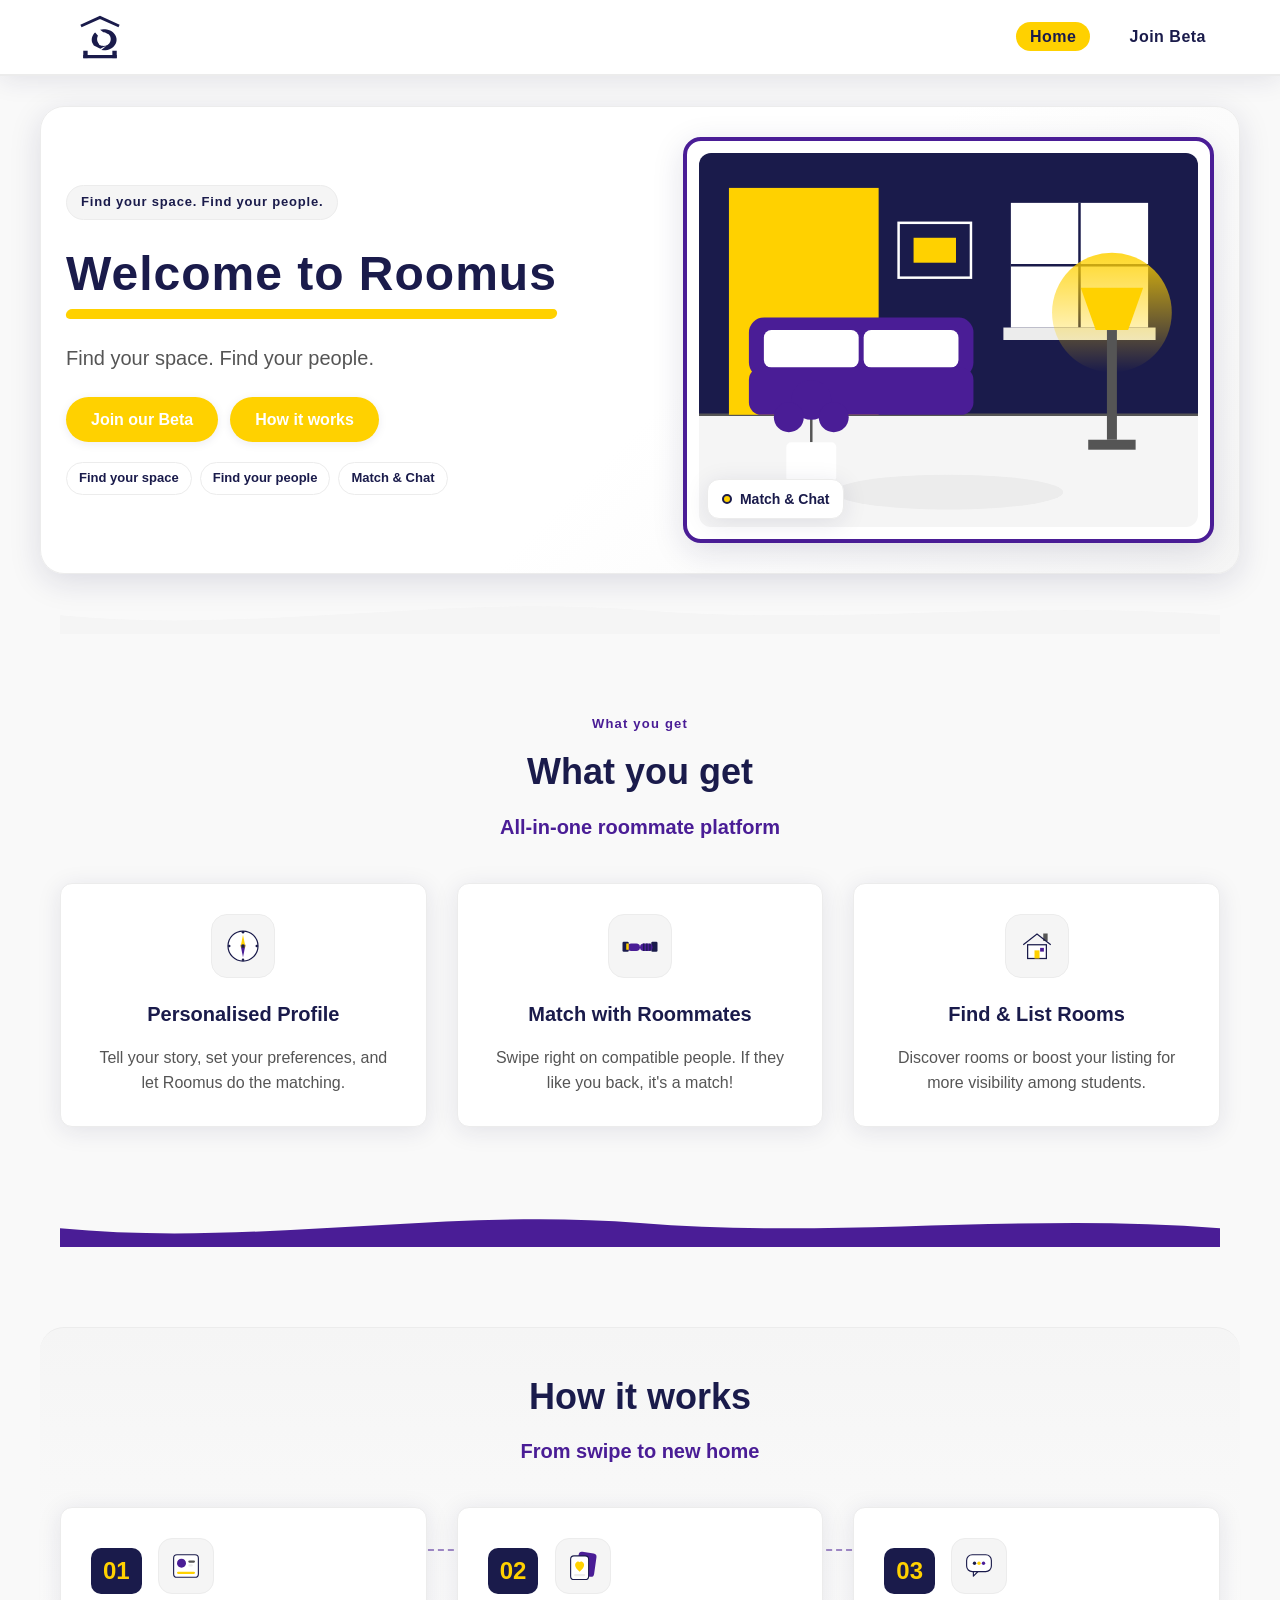
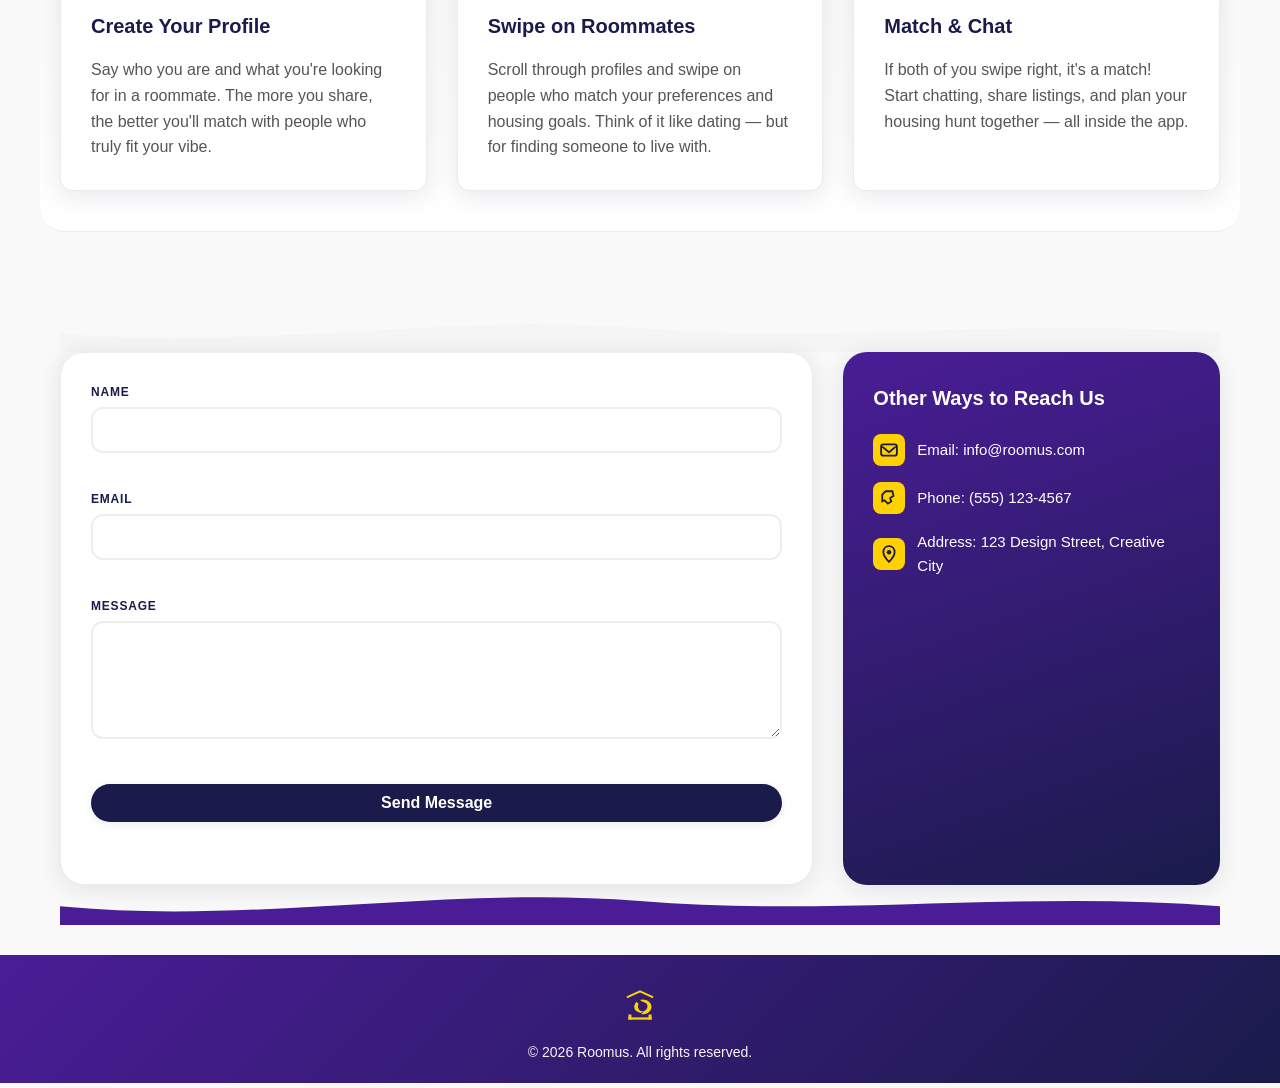
<file: index.html>
<!DOCTYPE html>
<html lang="en">
<head>
    <meta charset="UTF-8">
    <meta name="viewport" content="width=device-width, initial-scale=1.0">
    <title>Roomus | Home</title>
    <link rel="stylesheet" href="css/universal.css">
    <link rel="stylesheet" href="css/style.css">
    <link rel="icon" href="assets/favicon.svg" type="image/svg+xml">
</head>
<body>
    <header>
        <nav>
            <a href="index.html" class="logo">
<svg xmlns="http://www.w3.org/2000/svg" viewBox="0 0 64 64" data-roomus="mark" role="img">
  <title>Roomus mark</title>
  <path d="M8.56 18.56 L32 7.85 L55.44 18.56" fill="none" stroke="currentColor" stroke-width="3.5" stroke-linecap="butt" stroke-linejoin="miter"/>
  <path fill="currentColor" d="M32.12 23.11 L34.18 22.64 L36.3 22.42 L38.43 22.45 L40.54 22.73 L42.58 23.26 L44.52 24.03 L46.31 25.02 L47.92 26.21 L49.32 27.58 L50.48 29.1 L51.38 30.74 L52.01 32.48 L52.34 34.27 L52.38 36.08 L52.12 37.88 L51.57 39.63 L50.73 41.3 L49.63 42.86 L48.29 44.27 L46.73 45.5 L44.98 46.54 L43.08 47.37 L41.06 47.96 L38.96 48.3 L36.83 48.4 L33.6 48.0 L39.6 43.2 L35.2 44.8 L32.48 46.4 L24.4 42.4 L22.47 39.2 L21.99 37.43 L21.8 35.63 L21.91 33.82 L22.32 32.04 L23.02 30.32 L23.99 28.7 L25.21 27.22 L26.09 26.37 L29.53 30.4 L29.01 31.45 L28.65 32.57 L28.45 33.72 L28.41 34.89 L28.53 36.06 L28.81 37.2 L29.25 38.28 L29.84 39.3 L30.56 40.22 L30.83 41.03 L31.26 41.72 L32.35 42.27 L33.78 42.67 L35.28 42.92 L36.8 43.0 L37.97 42.92 L39.12 42.67 L40.22 42.27 L41.25 41.72 L42.2 41.03 L43.04 40.22 L43.76 39.3 L44.35 38.28 L44.79 37.2 L45.07 36.06 L45.19 34.89 L45.15 33.72 L44.95 32.57 L44.59 31.45 L44.07 30.4 L43.42 29.43 L42.64 28.56 L40.36 27.8 L39.64 27.18 L38.87 26.71 L38.06 26.38 L37.22 26.22 L36.21 26.22 L36.07 26.23 Z"/>
  <path fill="currentColor" d="M11.4 54 L52.6 54 L52.6 58 L11.4 58 Z"/>
  <path fill="currentColor" d="M11.4 48.9 L16.8 48.9 L16.8 58 L11.4 58 Z"/>
  <path fill="currentColor" d="M47.2 48.9 L52.6 48.9 L52.6 58 L47.2 58 Z"/>
</svg><img src="assets/roomus-logo-small.png" alt="Roomus Logo" class="logo-fallback" onerror="this.remove()">
            </a>
            <ul>
                <li><a href="index.html" class="active">Home</a></li>
                <li><a href="pages/joinbeta.html">Join Beta</a></li>
            </ul>
        </nav>
    </header>
    <main>
        <section class="hero">
            <div class="hero-content" data-reveal>
                <p class="hero-eyebrow">Find your space. Find your people.</p>
                <h1>Welcome to Roomus</h1>
                <p class="hero-sub">Find your space. Find your people.</p>
                <div class="hero-ctas">
                    <a href="pages/joinbeta.html" class="cta-btn cta-primary">Join our Beta</a>
                    <a href="#how" class="cta-btn cta-ghost">How it works</a>
                </div>
                <ul class="hero-chips">
                    <li>Find your space</li>
                    <li>Find your people</li>
                    <li>Match &amp; Chat</li>
                </ul>
            </div>
            <figure class="hero-frame" data-reveal>
                <img src="assets/hero-room.svg" alt="" aria-hidden="true">
                <figcaption class="match-card"><span class="match-dot"></span>Match &amp; Chat</figcaption>
            </figure>
        </section>

        <!-- divider:hero-features -->
        <div class="band-divider" aria-hidden="true"><svg viewBox="0 0 1440 60" preserveAspectRatio="none" aria-hidden="true"><path class="wave-fill-alt" d="M0,32 C240,60 480,0 720,24 C960,48 1200,8 1440,32 L1440,60 L0,60 Z"/></svg></div>

        <section class="features-section">
            <p class="section-eyebrow">What you get</p>
            <h2>What you get</h2>
            <h3>All-in-one roommate platform</h3>
            <div class="features-grid">
                <div class="feature-card is-delay-1" data-reveal>
                    <span class="feature-icon" aria-hidden="true"><svg xmlns="http://www.w3.org/2000/svg" viewBox="0 0 64 64" aria-hidden="true">
  <circle cx="32" cy="32" r="24" fill="#ffffff" stroke="#1a1b4b" stroke-width="2"/>
  <circle cx="32" cy="10" r="2" fill="#1a1b4b"/>
  <circle cx="54" cy="32" r="2" fill="#1a1b4b"/>
  <circle cx="32" cy="54" r="2" fill="#1a1b4b"/>
  <circle cx="10" cy="32" r="2" fill="#1a1b4b"/>
  <polygon points="32,50 36,30 28,30" fill="#4a1d96"/>
  <polygon points="32,14 36,34 28,34" fill="#ffd100"/>
  <circle cx="32" cy="32" r="3" fill="#1a1b4b"/>
</svg></span>
                    <h4>Personalised Profile</h4>
                    <p>Tell your story, set your preferences, and let Roomus do the matching.</p>
                </div>
                <div class="feature-card is-delay-2" data-reveal>
                    <span class="feature-icon" aria-hidden="true"><svg xmlns="http://www.w3.org/2000/svg" viewBox="0 0 64 64" aria-hidden="true">
  <rect x="4" y="25" width="10" height="16" rx="2" fill="#1a1b4b"/>
  <rect x="50" y="25" width="10" height="16" rx="2" fill="#1a1b4b"/>
  <rect x="12" y="28" width="20" height="12" rx="6" fill="#4a1d96"/>
  <rect x="32" y="28" width="20" height="12" rx="6" fill="#4a1d96"/>
  <rect x="10" y="28" width="4" height="10" fill="#ffd100"/>
  <line x1="38" y1="28" x2="38" y2="40" stroke="#1a1b4b" stroke-width="2"/>
  <line x1="43" y1="28" x2="43" y2="40" stroke="#1a1b4b" stroke-width="2"/>
  <line x1="48" y1="28" x2="48" y2="40" stroke="#1a1b4b" stroke-width="2"/>
</svg></span>
                    <h4>Match with Roommates</h4>
                    <p>Swipe right on compatible people. If they like you back, it's a match!</p>
                </div>
                <div class="feature-card is-delay-3" data-reveal>
                    <span class="feature-icon" aria-hidden="true"><svg xmlns="http://www.w3.org/2000/svg" viewBox="0 0 64 64" aria-hidden="true">
  <rect x="42" y="12" width="7" height="12" fill="#555555"/>
  <path d="M10 30 L32 13 L54 30" fill="none" stroke="#1a1b4b" stroke-width="2"/>
  <rect x="17" y="30" width="30" height="22" fill="#ffffff" stroke="#1a1b4b" stroke-width="2"/>
  <rect x="28" y="39" width="8" height="13" fill="#ffd100"/>
  <rect x="37" y="35" width="6" height="6" fill="#4a1d96"/>
</svg></span>
                    <h4>Find &amp; List Rooms</h4>
                    <p>Discover rooms or boost your listing for more visibility among students.</p>
                </div>
            </div>
        </section>

        <!-- divider:features-how -->
        <div class="band-divider" aria-hidden="true"><svg viewBox="0 0 1440 60" preserveAspectRatio="none" aria-hidden="true"><path class="wave-fill" d="M0,32 C240,60 480,0 720,24 C960,48 1200,8 1440,32 L1440,60 L0,60 Z"/></svg></div>

        <section class="how-it-works" id="how">
            <h2>How it works</h2>
            <h3>From swipe to new home</h3>
            <div class="steps-grid connector">
                <div class="step-card" data-reveal>
                    <div class="step-number">01</div>
                    <span class="step-icon" aria-hidden="true"><svg xmlns="http://www.w3.org/2000/svg" viewBox="0 0 64 64" aria-hidden="true">
  <rect x="10" y="12" width="44" height="40" rx="6" fill="#ffffff" stroke="#1a1b4b" stroke-width="2"/>
  <circle cx="24" cy="27" r="8" fill="#4a1d96"/>
  <rect x="36" y="22" width="12" height="4" rx="2" fill="#555555"/>
  <rect x="36" y="29" width="8" height="4" rx="2" fill="#ececec"/>
  <rect x="16" y="42" width="32" height="4" rx="2" fill="#ffd100"/>
</svg></span>
                    <h4>Create Your Profile</h4>
                    <p>Say who you are and what you're looking for in a roommate. The more you share, the better you'll match with people who truly fit your vibe.</p>
                </div>
                <div class="step-card" data-reveal>
                    <div class="step-number">02</div>
                    <span class="step-icon" aria-hidden="true"><svg xmlns="http://www.w3.org/2000/svg" viewBox="0 0 64 64" aria-hidden="true">
  <rect x="22" y="8" width="32" height="42" rx="6" fill="#4a1d96" transform="rotate(8 38 29)"/>
  <rect x="10" y="14" width="32" height="42" rx="6" fill="#ffffff" stroke="#1a1b4b" stroke-width="2"/>
  <path d="M26 42 C17 35 16 28 21 25 C24 23 27 25 26 28 C25 25 28 23 31 25 C36 28 35 35 26 42 Z" fill="#ffd100"/>
  <rect x="16" y="46" width="20" height="4" rx="2" fill="#ececec"/>
</svg></span>
                    <h4>Swipe on Roommates</h4>
                    <p>Scroll through profiles and swipe on people who match your preferences and housing goals. Think of it like dating — but for finding someone to live with.</p>
                </div>
                <div class="step-card" data-reveal>
                    <div class="step-number">03</div>
                    <span class="step-icon" aria-hidden="true"><svg xmlns="http://www.w3.org/2000/svg" viewBox="0 0 64 64" aria-hidden="true">
  <polygon points="22,40 22,50 32,40" fill="#ffffff" stroke="#1a1b4b" stroke-width="2" stroke-linejoin="round"/>
  <rect x="10" y="12" width="44" height="30" rx="10" fill="#ffffff" stroke="#1a1b4b" stroke-width="2"/>
  <circle cx="24" cy="27" r="3" fill="#1a1b4b"/>
  <circle cx="32" cy="27" r="3" fill="#ffd100"/>
  <circle cx="40" cy="27" r="3" fill="#4a1d96"/>
</svg></span>
                    <h4>Match &amp; Chat</h4>
                    <p>If both of you swipe right, it's a match! Start chatting, share listings, and plan your housing hunt together — all inside the app.</p>
                </div>
            </div>
        </section>

        <!-- divider:how-contact -->
        <div class="band-divider" aria-hidden="true"><svg viewBox="0 0 1440 60" preserveAspectRatio="none" aria-hidden="true"><path class="wave-fill-alt" d="M0,32 C240,60 480,0 720,24 C960,48 1200,8 1440,32 L1440,60 L0,60 Z"/></svg></div>

        <section class="contact-content">
            <div class="contact-form" data-reveal>
                <form id="contact-form">
                    <div class="form-group">
                        <label for="name">Name</label>
                        <input type="text" id="name" name="name" required>
                        <span class="field-hint"></span>
                    </div>
                    <div class="form-group">
                        <label for="email-contact">Email</label>
                        <input type="email" id="email-contact" name="email" required>
                        <span class="field-hint"></span>
                    </div>
                    <div class="form-group">
                        <label for="message">Message</label>
                        <textarea id="message" name="message" rows="5" required></textarea>
                        <span class="field-hint"></span>
                    </div>
                    <button type="submit" class="cta-btn">Send Message</button>
                    <span class="form-note"></span>
                </form>
            </div>
            <div class="contact-info" data-reveal>
                <h3>Other Ways to Reach Us</h3>
                <p class="info-row"><span class="info-glyph" aria-hidden="true"><svg viewBox="0 0 16 16" aria-hidden="true"><rect x="1" y="3" width="14" height="10" rx="2" fill="none" stroke="currentColor" stroke-width="1.6"/><path d="M2 5 L8 10 L14 5" fill="none" stroke="currentColor" stroke-width="1.6"/></svg></span>Email: info@roomus.com</p>
                <p class="info-row"><span class="info-glyph" aria-hidden="true"><svg viewBox="0 0 16 16" aria-hidden="true"><path d="M5 2 L11 2 L12 6 L9 8 L10 11 L7 13 L4 10 L2 11 L2 5 Z" fill="none" stroke="currentColor" stroke-width="1.6"/></svg></span>Phone: (555) 123-4567</p>
                <p class="info-row"><span class="info-glyph" aria-hidden="true"><svg viewBox="0 0 16 16" aria-hidden="true"><path d="M8 1 C5 1 3 3.5 3 6.5 C3 10 8 15 8 15 C8 15 13 10 13 6.5 C13 3.5 11 1 8 1 Z" fill="none" stroke="currentColor" stroke-width="1.6"/><circle cx="8" cy="6.5" r="2" fill="currentColor"/></svg></span>Address: 123 Design Street, Creative City</p>
            </div>
        </section>

        <!-- divider:contact-footer -->
        <div class="band-divider" aria-hidden="true"><svg viewBox="0 0 1440 60" preserveAspectRatio="none" aria-hidden="true"><path class="wave-fill" d="M0,32 C240,60 480,0 720,24 C960,48 1200,8 1440,32 L1440,60 L0,60 Z"/></svg></div>
    </main>
    <footer data-reveal>
        <span class="footer-mark"><svg xmlns="http://www.w3.org/2000/svg" viewBox="0 0 64 64" data-roomus="mark" role="img">
  <title>Roomus mark</title>
  <path d="M8.56 18.56 L32 7.85 L55.44 18.56" fill="none" stroke="currentColor" stroke-width="3.5" stroke-linecap="butt" stroke-linejoin="miter"/>
  <path fill="currentColor" d="M32.12 23.11 L34.18 22.64 L36.3 22.42 L38.43 22.45 L40.54 22.73 L42.58 23.26 L44.52 24.03 L46.31 25.02 L47.92 26.21 L49.32 27.58 L50.48 29.1 L51.38 30.74 L52.01 32.48 L52.34 34.27 L52.38 36.08 L52.12 37.88 L51.57 39.63 L50.73 41.3 L49.63 42.86 L48.29 44.27 L46.73 45.5 L44.98 46.54 L43.08 47.37 L41.06 47.96 L38.96 48.3 L36.83 48.4 L33.6 48.0 L39.6 43.2 L35.2 44.8 L32.48 46.4 L24.4 42.4 L22.47 39.2 L21.99 37.43 L21.8 35.63 L21.91 33.82 L22.32 32.04 L23.02 30.32 L23.99 28.7 L25.21 27.22 L26.09 26.37 L29.53 30.4 L29.01 31.45 L28.65 32.57 L28.45 33.72 L28.41 34.89 L28.53 36.06 L28.81 37.2 L29.25 38.28 L29.84 39.3 L30.56 40.22 L30.83 41.03 L31.26 41.72 L32.35 42.27 L33.78 42.67 L35.28 42.92 L36.8 43.0 L37.97 42.92 L39.12 42.67 L40.22 42.27 L41.25 41.72 L42.2 41.03 L43.04 40.22 L43.76 39.3 L44.35 38.28 L44.79 37.2 L45.07 36.06 L45.19 34.89 L45.15 33.72 L44.95 32.57 L44.59 31.45 L44.07 30.4 L43.42 29.43 L42.64 28.56 L40.36 27.8 L39.64 27.18 L38.87 26.71 L38.06 26.38 L37.22 26.22 L36.21 26.22 L36.07 26.23 Z"/>
  <path fill="currentColor" d="M11.4 54 L52.6 54 L52.6 58 L11.4 58 Z"/>
  <path fill="currentColor" d="M11.4 48.9 L16.8 48.9 L16.8 58 L11.4 58 Z"/>
  <path fill="currentColor" d="M47.2 48.9 L52.6 48.9 L52.6 58 L47.2 58 Z"/>
</svg></span><img src="assets/roomus-logo-small.png" alt="Roomus Logo" class="logo-fallback" onerror="this.remove()">
        <p>&copy; <span id="year">2025</span> Roomus. All rights reserved.</p>
    </footer>
    <script src="js/universal.js" defer></script>
    <script src="js/main.js" defer></script>
</body>
</html>
</file>
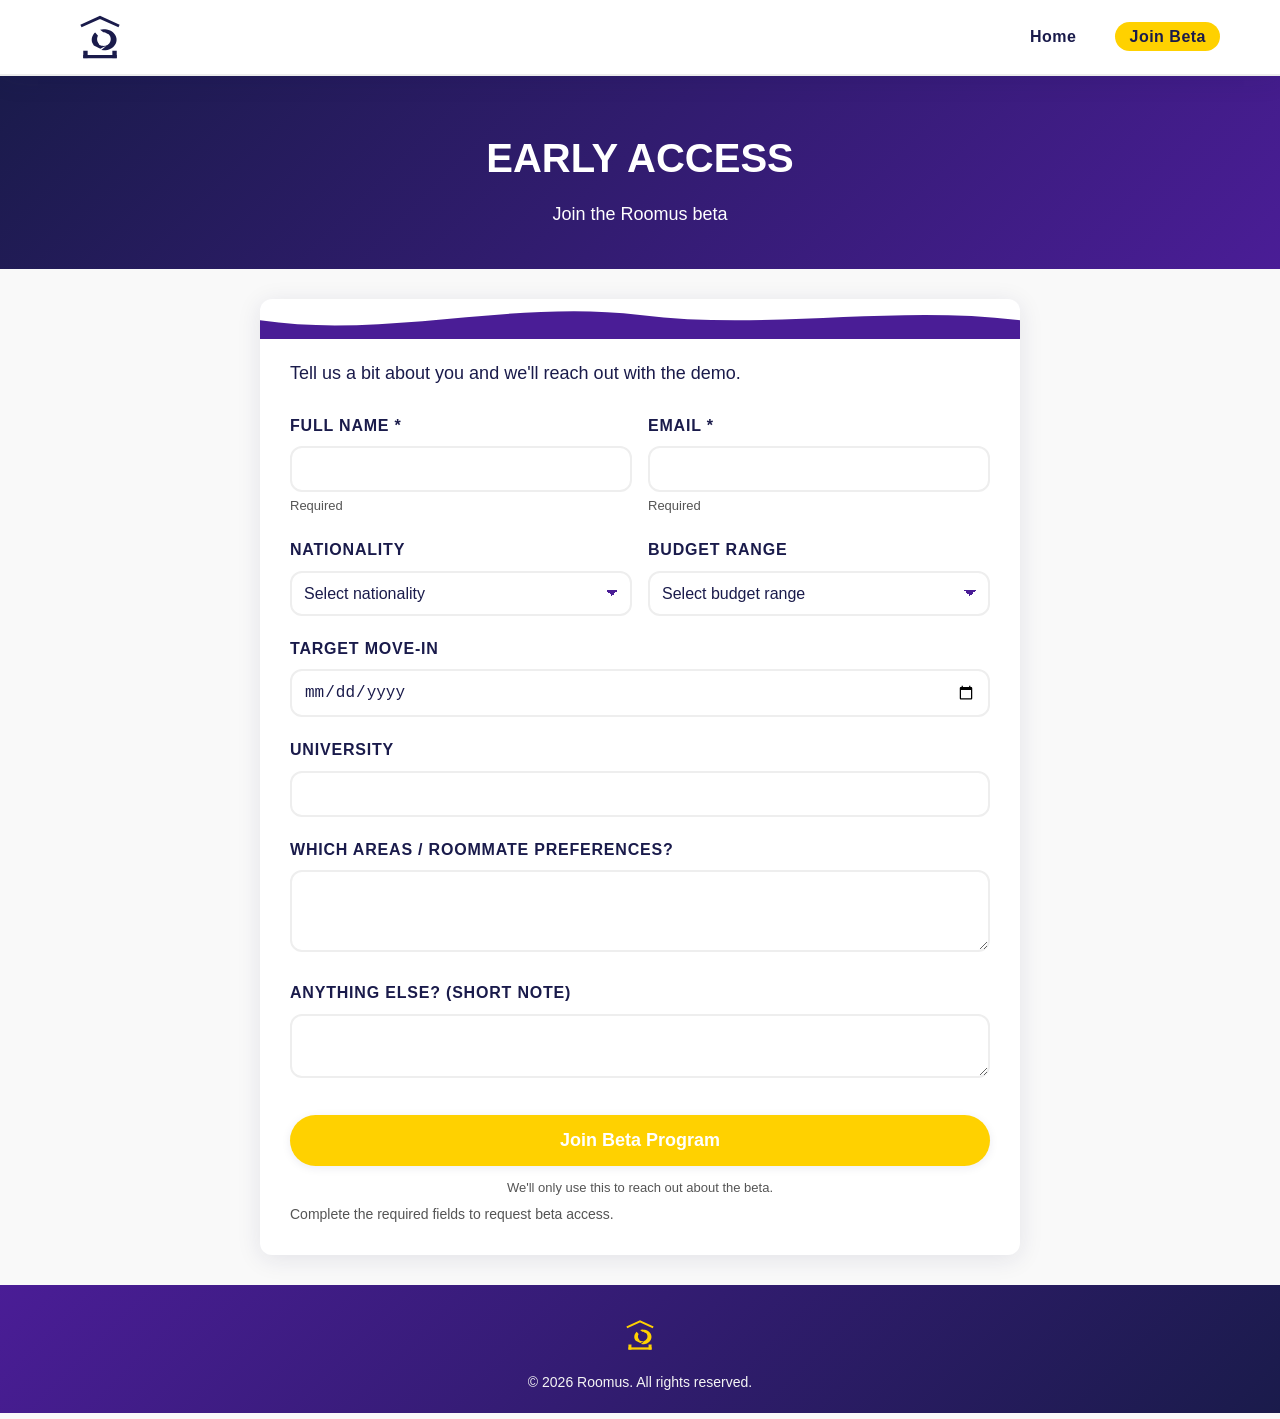
<file: pages/joinbeta.html>
<!DOCTYPE html>
<html lang="en">
<head>
    <meta charset="UTF-8">
    <meta name="viewport" content="width=device-width, initial-scale=1.0">
    <title>Join Beta | Roomus</title>
    <link rel="stylesheet" href="../css/universal.css">
    <link rel="stylesheet" href="../css/style.css">
    <link rel="icon" href="../assets/favicon.svg" type="image/svg+xml">
</head>
<body>
    <header>
        <nav>
            <a href="../index.html" class="logo">
<svg xmlns="http://www.w3.org/2000/svg" viewBox="0 0 64 64" data-roomus="mark" role="img">
  <title>Roomus mark</title>
  <path d="M8.56 18.56 L32 7.85 L55.44 18.56" fill="none" stroke="currentColor" stroke-width="3.5" stroke-linecap="butt" stroke-linejoin="miter"/>
  <path fill="currentColor" d="M32.12 23.11 L34.18 22.64 L36.3 22.42 L38.43 22.45 L40.54 22.73 L42.58 23.26 L44.52 24.03 L46.31 25.02 L47.92 26.21 L49.32 27.58 L50.48 29.1 L51.38 30.74 L52.01 32.48 L52.34 34.27 L52.38 36.08 L52.12 37.88 L51.57 39.63 L50.73 41.3 L49.63 42.86 L48.29 44.27 L46.73 45.5 L44.98 46.54 L43.08 47.37 L41.06 47.96 L38.96 48.3 L36.83 48.4 L33.6 48.0 L39.6 43.2 L35.2 44.8 L32.48 46.4 L24.4 42.4 L22.47 39.2 L21.99 37.43 L21.8 35.63 L21.91 33.82 L22.32 32.04 L23.02 30.32 L23.99 28.7 L25.21 27.22 L26.09 26.37 L29.53 30.4 L29.01 31.45 L28.65 32.57 L28.45 33.72 L28.41 34.89 L28.53 36.06 L28.81 37.2 L29.25 38.28 L29.84 39.3 L30.56 40.22 L30.83 41.03 L31.26 41.72 L32.35 42.27 L33.78 42.67 L35.28 42.92 L36.8 43.0 L37.97 42.92 L39.12 42.67 L40.22 42.27 L41.25 41.72 L42.2 41.03 L43.04 40.22 L43.76 39.3 L44.35 38.28 L44.79 37.2 L45.07 36.06 L45.19 34.89 L45.15 33.72 L44.95 32.57 L44.59 31.45 L44.07 30.4 L43.42 29.43 L42.64 28.56 L40.36 27.8 L39.64 27.18 L38.87 26.71 L38.06 26.38 L37.22 26.22 L36.21 26.22 L36.07 26.23 Z"/>
  <path fill="currentColor" d="M11.4 54 L52.6 54 L52.6 58 L11.4 58 Z"/>
  <path fill="currentColor" d="M11.4 48.9 L16.8 48.9 L16.8 58 L11.4 58 Z"/>
  <path fill="currentColor" d="M47.2 48.9 L52.6 48.9 L52.6 58 L47.2 58 Z"/>
</svg><img src="../assets/roomus-logo-small.png" alt="Roomus Logo" class="logo-fallback" onerror="this.remove()">
            </a>
            <ul>
                <li><a href="../index.html">Home</a></li>
                <li><a href="joinbeta.html" class="active">Join Beta</a></li>
            </ul>
        </nav>
    </header>
    <main>
        <section class="page-header">
            <h1>EARLY ACCESS</h1>
            <p>Join the Roomus beta</p>
        </section>
        <section class="beta-content">
            <div class="beta-form" data-reveal>
                <div class="beta-wave" aria-hidden="true"><svg viewBox="0 0 1440 60" preserveAspectRatio="none" aria-hidden="true"><path class="wave-fill" d="M0,32 C240,60 480,0 720,24 C960,48 1200,8 1440,32 L1440,60 L0,60 Z"/></svg></div>
                <p class="form-intro">Tell us a bit about you and we'll reach out with the demo.</p>
                <form id="beta-form">
                    <div class="beta-row">
                    <div class="form-group">
                        <label for="fullname">Full name *</label>
                        <input type="text" id="fullname" required>
                    </div>
                    <div class="form-group">
                        <label for="email">Email *</label>
                        <input type="email" id="email" required>
                    </div>
                    </div>
                    <div class="beta-row">
                    <div class="form-group">
                        <label for="nationality">Nationality</label>
                        <select id="nationality">
                            <option value="">Select nationality</option>
                            <option value="NL">Dutch</option>
                            <option value="DE">German</option>
                            <option value="UK">British</option>
                            <option value="FR">French</option>
                            <option value="IT">Italian</option>
                            <option value="ES">Spanish</option>
                            <option value="OTHER">Other</option>
                        </select>
                    </div>
                    <div class="form-group">
                        <label for="budget">Budget range</label>
                        <select id="budget">
                            <option value="">Select budget range</option>
                            <option value="500-750">€500 - €750</option>
                            <option value="750-1000">€750 - €1000</option>
                            <option value="1000-1250">€1000 - €1250</option>
                            <option value="1250+">€1250+</option>
                        </select>
                    </div>
                    </div>
                    <div class="form-group">
                        <label for="movein">Target move-in</label>
                        <input type="date" id="movein">
                    </div>
                    <div class="form-group">
                        <label for="university">University</label>
                        <input type="text" id="university">
                    </div>
                    <div class="form-group">
                        <label for="preferences">Which areas / roommate preferences?</label>
                        <textarea id="preferences" rows="3"></textarea>
                    </div>
                    <div class="form-group">
                        <label for="notes">Anything else? (short note)</label>
                        <textarea id="notes" rows="2"></textarea>
                    </div>
                    <button type="submit" class="cta-btn">Join Beta Program</button>
                    <p class="beta-privacy">We'll only use this to reach out about the beta.</p>
                </form>
            </div>
        </section>
    </main>
    <footer data-reveal>
        <span class="footer-mark"><svg xmlns="http://www.w3.org/2000/svg" viewBox="0 0 64 64" data-roomus="mark" role="img">
  <title>Roomus mark</title>
  <path d="M8.56 18.56 L32 7.85 L55.44 18.56" fill="none" stroke="currentColor" stroke-width="3.5" stroke-linecap="butt" stroke-linejoin="miter"/>
  <path fill="currentColor" d="M32.12 23.11 L34.18 22.64 L36.3 22.42 L38.43 22.45 L40.54 22.73 L42.58 23.26 L44.52 24.03 L46.31 25.02 L47.92 26.21 L49.32 27.58 L50.48 29.1 L51.38 30.74 L52.01 32.48 L52.34 34.27 L52.38 36.08 L52.12 37.88 L51.57 39.63 L50.73 41.3 L49.63 42.86 L48.29 44.27 L46.73 45.5 L44.98 46.54 L43.08 47.37 L41.06 47.96 L38.96 48.3 L36.83 48.4 L33.6 48.0 L39.6 43.2 L35.2 44.8 L32.48 46.4 L24.4 42.4 L22.47 39.2 L21.99 37.43 L21.8 35.63 L21.91 33.82 L22.32 32.04 L23.02 30.32 L23.99 28.7 L25.21 27.22 L26.09 26.37 L29.53 30.4 L29.01 31.45 L28.65 32.57 L28.45 33.72 L28.41 34.89 L28.53 36.06 L28.81 37.2 L29.25 38.28 L29.84 39.3 L30.56 40.22 L30.83 41.03 L31.26 41.72 L32.35 42.27 L33.78 42.67 L35.28 42.92 L36.8 43.0 L37.97 42.92 L39.12 42.67 L40.22 42.27 L41.25 41.72 L42.2 41.03 L43.04 40.22 L43.76 39.3 L44.35 38.28 L44.79 37.2 L45.07 36.06 L45.19 34.89 L45.15 33.72 L44.95 32.57 L44.59 31.45 L44.07 30.4 L43.42 29.43 L42.64 28.56 L40.36 27.8 L39.64 27.18 L38.87 26.71 L38.06 26.38 L37.22 26.22 L36.21 26.22 L36.07 26.23 Z"/>
  <path fill="currentColor" d="M11.4 54 L52.6 54 L52.6 58 L11.4 58 Z"/>
  <path fill="currentColor" d="M11.4 48.9 L16.8 48.9 L16.8 58 L11.4 58 Z"/>
  <path fill="currentColor" d="M47.2 48.9 L52.6 48.9 L52.6 58 L47.2 58 Z"/>
</svg></span><img src="../assets/roomus-logo-small.png" alt="Roomus Logo" class="logo-fallback" onerror="this.remove()">
        <p>&copy; <span id="year">2025</span> Roomus. All rights reserved.</p>
    </footer>
    <script src="../js/universal.js" defer></script>
    <script src="../js/main.js" defer></script>
</body>
</html>
</file>
<file: css/universal.css>
:root {
    --primary: #1a1b4b;
    --accent: #ffd100;
    --secondary: #4a1d96;
    --bg: #f9f9f9;
    --surface: #ffffff;
    --surface-alt: #f5f5f5;
    --border: #ececec;
    --border-strong: #eeeeee;
    --muted: #555555;
    --text: #1a1b4b;
    --white: #ffffff;
    --space-1: 0.8rem;
    --space-2: 1.6rem;
    --space-3: 2.4rem;
    --space-4: 3.2rem;
    --radius-sm: 0.8rem;
    --radius: 1.2rem;
    --radius-lg: 2.4rem;
    --shadow-sm: 0 0.2rem 1rem rgba(26,27,75,.08);
    --shadow: 0 0.4rem 2.4rem rgba(26,27,75,.10);
    --shadow-md: 0 0.4rem 2.4rem rgba(26,27,75,.10);
    --shadow-lg: 0 0.8rem 3.2rem rgba(26,27,75,.13);
    --dur-fast: 150ms;
    --dur-med: 250ms;
    --ease-out: cubic-bezier(.2,.7,.2,1);
    --font-main: 'Segoe UI', Arial, sans-serif;
}

*,
*::before,
*::after {
    margin: 0;
    padding: 0;
    box-sizing: border-box;
}

html {
    font-size: 62.5%; /* Makes 1rem = 10px */
    scroll-behavior: smooth;
}

body {
    font-family: var(--font-main);
    background: var(--bg);
    color: var(--text);
    line-height: 1.6;
    font-size: 1.6rem;
    min-height: 100vh;
}

img {
    max-width: 100%;
    height: auto;
}

header {
    position: sticky;
    top: 0;
    z-index: 1000;
    background: var(--white);
}

:focus-visible {
    outline: 0.3rem solid var(--primary);
    outline-offset: 0.2rem;
}

::selection {
    background: var(--accent);
    color: var(--primary);
}

::-webkit-scrollbar {
    width: 1.2rem;
}

::-webkit-scrollbar-track {
    background: var(--surface-alt);
}

::-webkit-scrollbar-thumb {
    background: var(--secondary);
    border-radius: var(--radius);
}

/* JS-hook classes (defined here and nowhere else) */
header {
    transition: box-shadow var(--dur-fast) var(--ease-out);
}

header.is-scrolled {
    box-shadow: var(--shadow-md);
}

html.js [data-reveal] {
    opacity: 0;
    transform: translateY(1.6rem);
    transition: opacity var(--dur-med) var(--ease-out), transform var(--dur-med) var(--ease-out);
}

html.js [data-reveal].is-visible {
    opacity: 1 !important;
    transform: none !important;
}

@media (prefers-reduced-motion: reduce) {
    html {
        scroll-behavior: auto !important;
    }

    *,
    *::before,
    *::after {
        animation: none !important;
        transition: none !important;
    }
}
</file>
<file: css/style.css>
header {
    box-shadow: var(--shadow);
    padding: 0.5rem 0;
    border-bottom: 0.2rem solid var(--border);
    background: var(--surface);
}

nav {
    max-width: 120rem;
    margin: 0 auto;
    display: flex;
    align-items: center;
    justify-content: space-between;
    padding: 0 2rem;
}

.logo {
    color: var(--primary);
    display: inline-flex;
    align-items: center;
}

.logo svg {
    height: 5.2rem;
    width: auto;
    display: block;
}

.logo-fallback {
    display: none;
}

nav ul {
    list-style: none;
    display: flex;
    gap: 2.5rem;
}

nav a {
    text-decoration: none;
    color: var(--primary);
    font-weight: 600;
    font-size: 1.6rem;
    letter-spacing: 0.05rem;
    padding: 0.6rem 1.4rem;
    border-radius: 2rem;
    transition: color 0.2s, background 0.2s;
}

nav a:hover {
    background: var(--surface-alt);
    color: var(--primary);
}

nav a.active {
    color: var(--primary);
    background: var(--accent);
}

.hero {
    display: grid;
    grid-template-columns: 1.05fr 0.95fr;
    align-items: center;
    max-width: 120rem;
    margin: 3rem auto 2rem;
    background: linear-gradient(135deg, var(--surface) 55%, var(--surface-alt) 100%);
    border: 0.1rem solid var(--border);
    border-radius: 2.4rem;
    box-shadow: var(--shadow-lg);
    padding: 3rem 2.5rem;
    gap: 3rem;
}

.hero-content {
    flex: 1;
    display: flex;
    flex-direction: column;
    justify-content: center;
}

.hero-eyebrow {
    display: inline-block;
    align-self: flex-start;
    font-size: 1.3rem;
    font-weight: 700;
    letter-spacing: 0.08rem;
    color: var(--primary);
    background: var(--surface-alt);
    border: 0.1rem solid var(--border);
    border-radius: 2rem;
    padding: 0.6rem 1.4rem;
    margin-bottom: 1.6rem;
}

.hero-content h1 {
    position: relative;
    display: inline-block;
    align-self: flex-start;
    font-size: 4.8rem;
    margin-bottom: 1.2rem;
    font-weight: 800;
    letter-spacing: 0.1rem;
    color: var(--primary);
}

.hero-content h1::after {
    content: "";
    position: absolute;
    left: 0;
    bottom: -0.6rem;
    width: 100%;
    height: 1rem;
    background: var(--accent);
    border-radius: 0.6rem;
    transform: skewX(-12deg);
}

.hero-sub {
    font-size: 2rem;
    margin-bottom: 2.2rem;
    margin-top: 1.6rem;
    color: var(--muted);
    max-width: 50rem;
    line-height: 1.7;
}

.hero-ctas {
    display: flex;
    flex-wrap: wrap;
    gap: 1.2rem;
    margin-bottom: 2rem;
}

.cta-primary {
    background: var(--accent);
    color: var(--primary);
}

.cta-ghost {
    background: transparent;
    color: var(--primary);
    border: 0.2rem solid var(--primary);
    box-shadow: none;
}

.hero-chips {
    list-style: none;
    display: flex;
    flex-wrap: wrap;
    gap: 0.8rem;
}

.hero-chips li {
    font-size: 1.3rem;
    font-weight: 600;
    color: var(--primary);
    background: var(--surface);
    border: 0.1rem solid var(--border);
    border-radius: 2rem;
    padding: 0.5rem 1.2rem;
}

.hero-frame {
    position: relative;
    margin: 0;
    background: var(--surface);
    border: 0.4rem solid var(--secondary);
    border-radius: 1.8rem;
    box-shadow: var(--shadow-lg);
    padding: 1.2rem;
    transform: rotate(1.5deg);
}

.hero-frame img {
    display: block;
    width: 100%;
    height: auto;
    border-radius: 1.2rem;
}

.match-card {
    position: absolute;
    left: 2rem;
    bottom: 2rem;
    display: inline-flex;
    align-items: center;
    gap: 0.8rem;
    background: var(--surface);
    color: var(--primary);
    font-size: 1.4rem;
    font-weight: 700;
    border: 0.1rem solid var(--border);
    border-radius: 1.2rem;
    box-shadow: var(--shadow-md);
    padding: 0.8rem 1.4rem;
}

.match-dot {
    width: 1rem;
    height: 1rem;
    border-radius: 50%;
    background: var(--accent);
    border: 0.2rem solid var(--primary);
}

.cta-btn {
    background: var(--accent);
    color: var(--white);
    padding: 1rem 2.5rem;
    border: none;
    border-radius: 3.2rem;
    font-size: 1.6rem;
    font-weight: bold;
    text-decoration: none;
    box-shadow: var(--shadow-sm);
    transition: transform var(--dur-fast) var(--ease-out), box-shadow var(--dur-fast) var(--ease-out);
}

.cta-btn:hover {
    transform: translateY(-0.2rem);
    box-shadow: var(--shadow);
}

.cta-btn:disabled {
    cursor: wait;
    opacity: 0.7;
    transform: none;
}

/* Page Headers */
.page-header {
    text-align: center;
    padding: 5rem 2rem 4rem;
    background: linear-gradient(135deg, var(--primary), var(--secondary));
    color: var(--surface);
    margin-bottom: 3rem;
}

.page-header h1 {
    font-size: 4rem;
    margin-bottom: 1rem;
}

.page-header p {
    font-size: 1.8rem;
}


/* Contact Form */
.contact-content {
    display: grid;
    grid-template-columns: 2fr 1fr;
    gap: 3rem;
    max-width: 120rem;
    margin: 0 auto;
    padding: 0 2rem;
}

.contact-form {
    background: var(--surface);
    border: 0.1rem solid var(--border);
    border-radius: var(--radius-lg);
    box-shadow: var(--shadow-md);
    padding: 3rem;
}

.form-group {
    margin-bottom: 1.5rem;
}

.form-group label {
    display: block;
    margin-bottom: 0.5rem;
    font-size: 1.2rem;
    font-weight: 700;
    letter-spacing: 0.08rem;
    text-transform: uppercase;
    color: var(--primary);
}

.form-group input,
.form-group textarea {
    width: 100%;
    padding: 1.2rem 1.4rem;
    border: 0.2rem solid var(--border-strong);
    border-radius: var(--radius);
    font-size: 1.6rem;
    background: var(--surface);
    color: var(--text);
    transition: border-color var(--dur-fast) var(--ease-out), box-shadow var(--dur-fast) var(--ease-out);
}

.form-group input:focus,
.form-group textarea:focus {
    outline: none;
    border-color: var(--accent);
    box-shadow: 0 0 0 0.3rem var(--accent);
}

.form-group input:focus-visible,
.form-group textarea:focus-visible,
.beta-form select:focus-visible,
.beta-form input:focus-visible,
.beta-form textarea:focus-visible,
.cta-btn:focus-visible,
nav a:focus-visible {
    outline: 0.3rem solid var(--accent);
    outline-offset: 0.2rem;
}

.field-hint {
    display: block;
    min-height: 1.8rem;
    font-size: 1.3rem;
    color: var(--muted);
    margin-top: 0.4rem;
}

.field-error {
    display: block;
    min-height: 1.8rem;
    font-size: 1.3rem;
    color: var(--primary);
    margin-top: 0.4rem;
}

.form-note {
    display: block;
    min-height: 2rem;
    font-size: 1.4rem;
    color: var(--muted);
    margin-top: 1.2rem;
}

.contact-form .cta-btn {
    width: 100%;
    background: var(--primary);
    color: var(--surface);
}

.contact-info {
    background: linear-gradient(160deg, var(--secondary), var(--primary));
    color: var(--surface);
    border-radius: var(--radius-lg);
    box-shadow: var(--shadow-md);
    padding: 3rem;
}

.contact-info h3 {
    font-size: 2rem;
    margin-bottom: 2rem;
    color: var(--surface);
}

.contact-info .info-row {
    display: flex;
    align-items: center;
    gap: 1.2rem;
    font-size: 1.5rem;
    margin-bottom: 1.6rem;
    color: var(--surface);
}

.info-glyph {
    display: inline-flex;
    align-items: center;
    justify-content: center;
    width: 3.2rem;
    height: 3.2rem;
    flex: 0 0 3.2rem;
    border-radius: 0.8rem;
    background: var(--accent);
    color: var(--primary);
}

.info-glyph svg {
    width: 1.8rem;
    height: 1.8rem;
    display: block;
}

footer {
    background: linear-gradient(135deg, var(--secondary), var(--primary));
    color: var(--white);
    text-align: center;
    padding: 3.2rem 2rem 2rem;
    margin-top: 3rem;
}

.footer-mark {
    color: var(--accent);
    display: inline-block;
}

.footer-mark svg {
    height: 3.6rem;
    width: auto;
}

footer p {
    color: var(--surface-alt);
    margin-top: 1rem;
    font-size: 1.4rem;
}

/* Beta Form Styles */
.beta-content {
    max-width: 80rem;
    margin: 0 auto;
    padding: 0 2rem;
}

.beta-form {
    background: var(--white);
    padding: 3rem;
    border-radius: var(--radius);
    box-shadow: var(--shadow);
}

.form-intro {
    font-size: 1.8rem;
    color: var(--text);
    margin-bottom: 2.5rem;
}

.beta-form .form-group {
    margin-bottom: 2rem;
}

.beta-form label {
    display: block;
    margin-bottom: 0.8rem;
    font-size: 1.6rem;
    font-weight: 600;
    color: var(--primary);
}

.beta-form input,
.beta-form select,
.beta-form textarea {
    width: 100%;
    padding: 1.2rem;
    border: 0.2rem solid var(--border-strong);
    border-radius: var(--radius);
    font-size: 1.6rem;
    transition: border-color 0.2s;
}

.beta-form select {
    background-color: var(--white);
    cursor: pointer;
}

.beta-form input:focus,
.beta-form select:focus,
.beta-form textarea:focus {
    outline: none;
    border-color: var(--accent);
}

.beta-form .cta-btn {
    width: 100%;
    margin-top: 1rem;
    padding: 1.5rem;
    font-size: 1.8rem;
}

/* Preview Section */
.preview-section {
    max-width: 120rem;
    margin: 6rem auto;
    text-align: center;
    padding: 0 2rem;
}

.preview-header h2 {
    color: var(--secondary);
    font-size: 2.4rem;
    margin-bottom: 1.6rem;
}

.preview-titles h3 {
    font-size: 4rem;
    color: var(--primary);
    line-height: 1.2;
    margin-bottom: 1rem;
}

.preview-header p {
    font-size: 2rem;
    color: var(--muted);
    margin-bottom: 2.5rem;
}

/* Features Section */
.features-section {
    max-width: 120rem;
    margin: 8rem auto;
    padding: 0 2rem;
    text-align: center;
}

.features-section h2 {
    font-size: 3.6rem;
    color: var(--primary);
    margin-bottom: 1rem;
}

.section-eyebrow {
    font-size: 1.3rem;
    font-weight: 700;
    letter-spacing: 0.12rem;
    color: var(--secondary);
    margin-bottom: 0.8rem;
}

.features-section h3 {
    font-size: 2rem;
    color: var(--secondary);
    margin-bottom: 4rem;
}

.features-grid {
    display: grid;
    grid-template-columns: repeat(auto-fit, minmax(28rem, 1fr));
    gap: 3rem;
    margin-top: 4rem;
}

.feature-card {
    position: relative;
    background: var(--surface);
    padding: 3rem;
    border-radius: var(--radius);
    border: 0.1rem solid var(--border);
    box-shadow: var(--shadow);
    transition: transform var(--dur-med) var(--ease-out), box-shadow var(--dur-med) var(--ease-out);
    overflow: hidden;
}

.feature-card::before {
    content: "";
    position: absolute;
    top: 0;
    left: 0;
    width: 100%;
    height: 0.4rem;
    background: var(--accent);
    transform: scaleX(0);
    transform-origin: left;
    transition: transform var(--dur-med) var(--ease-out);
}

.feature-card:hover {
    transform: translateY(-0.5rem);
    box-shadow: var(--shadow-md);
}

.feature-card:hover::before {
    transform: scaleX(1);
}

.is-delay-1 {
    transition-delay: 0ms;
}

.is-delay-2 {
    transition-delay: 60ms;
}

.is-delay-3 {
    transition-delay: 120ms;
}

.feature-icon {
    display: inline-flex;
    align-items: center;
    justify-content: center;
    width: 6.4rem;
    height: 6.4rem;
    border-radius: 1.6rem;
    background: var(--surface-alt);
    border: 0.1rem solid var(--border);
    margin-bottom: 2rem;
}

.feature-icon svg {
    width: 4rem;
    height: 4rem;
    display: block;
}

.feature-card h4 {
    font-size: 2rem;
    color: var(--primary);
    margin-bottom: 1.5rem;
}

.feature-card p {
    font-size: 1.6rem;
    color: var(--muted);
}

/* How it works Section */
.how-it-works {
    max-width: 120rem;
    margin: 8rem auto;
    padding: 4rem 2rem;
    text-align: center;
    background: linear-gradient(180deg, var(--surface-alt) 0%, var(--surface) 100%);
    border-top: 0.1rem solid var(--border);
    border-bottom: 0.1rem solid var(--border);
    border-radius: var(--radius-lg);
}

.how-it-works h2 {
    font-size: 3.6rem;
    color: var(--primary);
    margin-bottom: 1rem;
}

.how-it-works h3 {
    font-size: 2rem;
    color: var(--secondary);
    margin-bottom: 4rem;
}

.steps-grid {
    position: relative;
    display: grid;
    grid-template-columns: repeat(auto-fit, minmax(30rem, 1fr));
    gap: 3rem;
    margin-top: 4rem;
}

.steps-grid.connector::before {
    content: "";
    position: absolute;
    top: 4.2rem;
    left: 12%;
    right: 12%;
    border-top: 0.2rem dashed var(--secondary);
    opacity: 0.5;
    z-index: 0;
}

.step-card {
    position: relative;
    z-index: 1;
    background: var(--surface);
    padding: 3rem;
    border-radius: var(--radius);
    border: 0.1rem solid var(--border);
    box-shadow: var(--shadow);
    text-align: left;
}

.step-number {
    display: inline-block;
    font-size: 2.4rem;
    font-weight: 800;
    color: var(--accent);
    background: var(--primary);
    border-radius: 1rem;
    padding: 0.4rem 1.2rem;
    margin-bottom: 1.5rem;
}

.step-icon {
    display: inline-flex;
    align-items: center;
    justify-content: center;
    width: 5.6rem;
    height: 5.6rem;
    border-radius: 1.4rem;
    background: var(--surface-alt);
    border: 0.1rem solid var(--border);
    margin-bottom: 1.6rem;
    margin-left: 1.2rem;
    vertical-align: middle;
}

.step-icon svg {
    width: 3.6rem;
    height: 3.6rem;
    display: block;
}

.band-divider {
    display: block;
    line-height: 0;
    max-width: 120rem;
    margin: 0 auto;
    padding: 0 2rem;
}

.band-divider svg {
    width: 100%;
    height: 4rem;
    display: block;
}

.band-divider .wave-fill {
    fill: var(--secondary);
}

.band-divider .wave-fill-alt {
    fill: var(--surface-alt);
}

.beta-wave {
    line-height: 0;
    margin: -3rem -3rem 2rem;
}

.beta-wave svg {
    display: block;
    width: 100%;
    height: 4rem;
}

.beta-wave .wave-fill {
    fill: var(--secondary);
}

.step-card h4 {
    font-size: 2rem;
    color: var(--primary);
    margin-bottom: 1.5rem;
}

.step-card p {
    font-size: 1.6rem;
    color: var(--muted);
    line-height: 1.6;
}

body {
    overflow-x: clip;
}

.beta-row {
    display: grid;
    grid-template-columns: repeat(2, minmax(0, 1fr));
    gap: var(--space-2);
}

.beta-form input,
.beta-form select,
.beta-form textarea {
    border-color: var(--border-strong);
    background: var(--surface);
    color: var(--text);
}

.beta-form select {
    appearance: none;
    background-image: linear-gradient(45deg, transparent 50%, var(--secondary) 50%), linear-gradient(135deg, var(--secondary) 50%, transparent 50%);
    background-position: calc(100% - 1.8rem) 50%, calc(100% - 1.2rem) 50%;
    background-repeat: no-repeat;
    background-size: 0.6rem 0.6rem, 0.6rem 0.6rem;
    padding-right: 3.6rem;
}

.beta-form .field-hint,
.beta-form .form-note {
    margin-top: 0.4rem;
}

.beta-privacy {
    color: var(--muted);
    font-size: 1.3rem;
    margin-top: 1.2rem;
    text-align: center;
}

input[aria-invalid="true"],
textarea[aria-invalid="true"] {
    border-color: var(--secondary);
}

@media (max-width: 1024px) {
    .hero {
        grid-template-columns: 1fr;
    }

    .hero-frame {
        max-width: 72rem;
        width: 100%;
        margin-inline: auto;
    }
}

@media (max-width: 768px) {
    nav {
        flex-direction: column;
        gap: 1rem;
        padding: 1rem;
    }

    nav ul {
        gap: 0.8rem;
    }

    .contact-content {
        grid-template-columns: 1fr;
    }

    .steps-grid.connector::before {
        display: none;
    }

    .beta-row {
        grid-template-columns: 1fr;
    }
}

@media (max-width: 480px) {
    html {
        font-size: 56.25%;
    }

    .hero,
    .contact-form,
    .contact-info,
    .beta-form {
        padding: 2rem 1.6rem;
    }

    .hero-content h1 {
        font-size: clamp(3.2rem, 12vw, 4.8rem);
    }

    .hero-ctas,
    .hero-chips {
        width: 100%;
    }

    .cta-btn {
        text-align: center;
    }
}

.form-group input:focus-visible,
.form-group textarea:focus-visible,
.beta-form select:focus-visible,
.beta-form input:focus-visible,
.beta-form textarea:focus-visible,
.cta-btn:focus-visible,
nav a:focus-visible {
    outline: 0.3rem solid var(--accent);
    outline-offset: 0.2rem;
}
</file>
